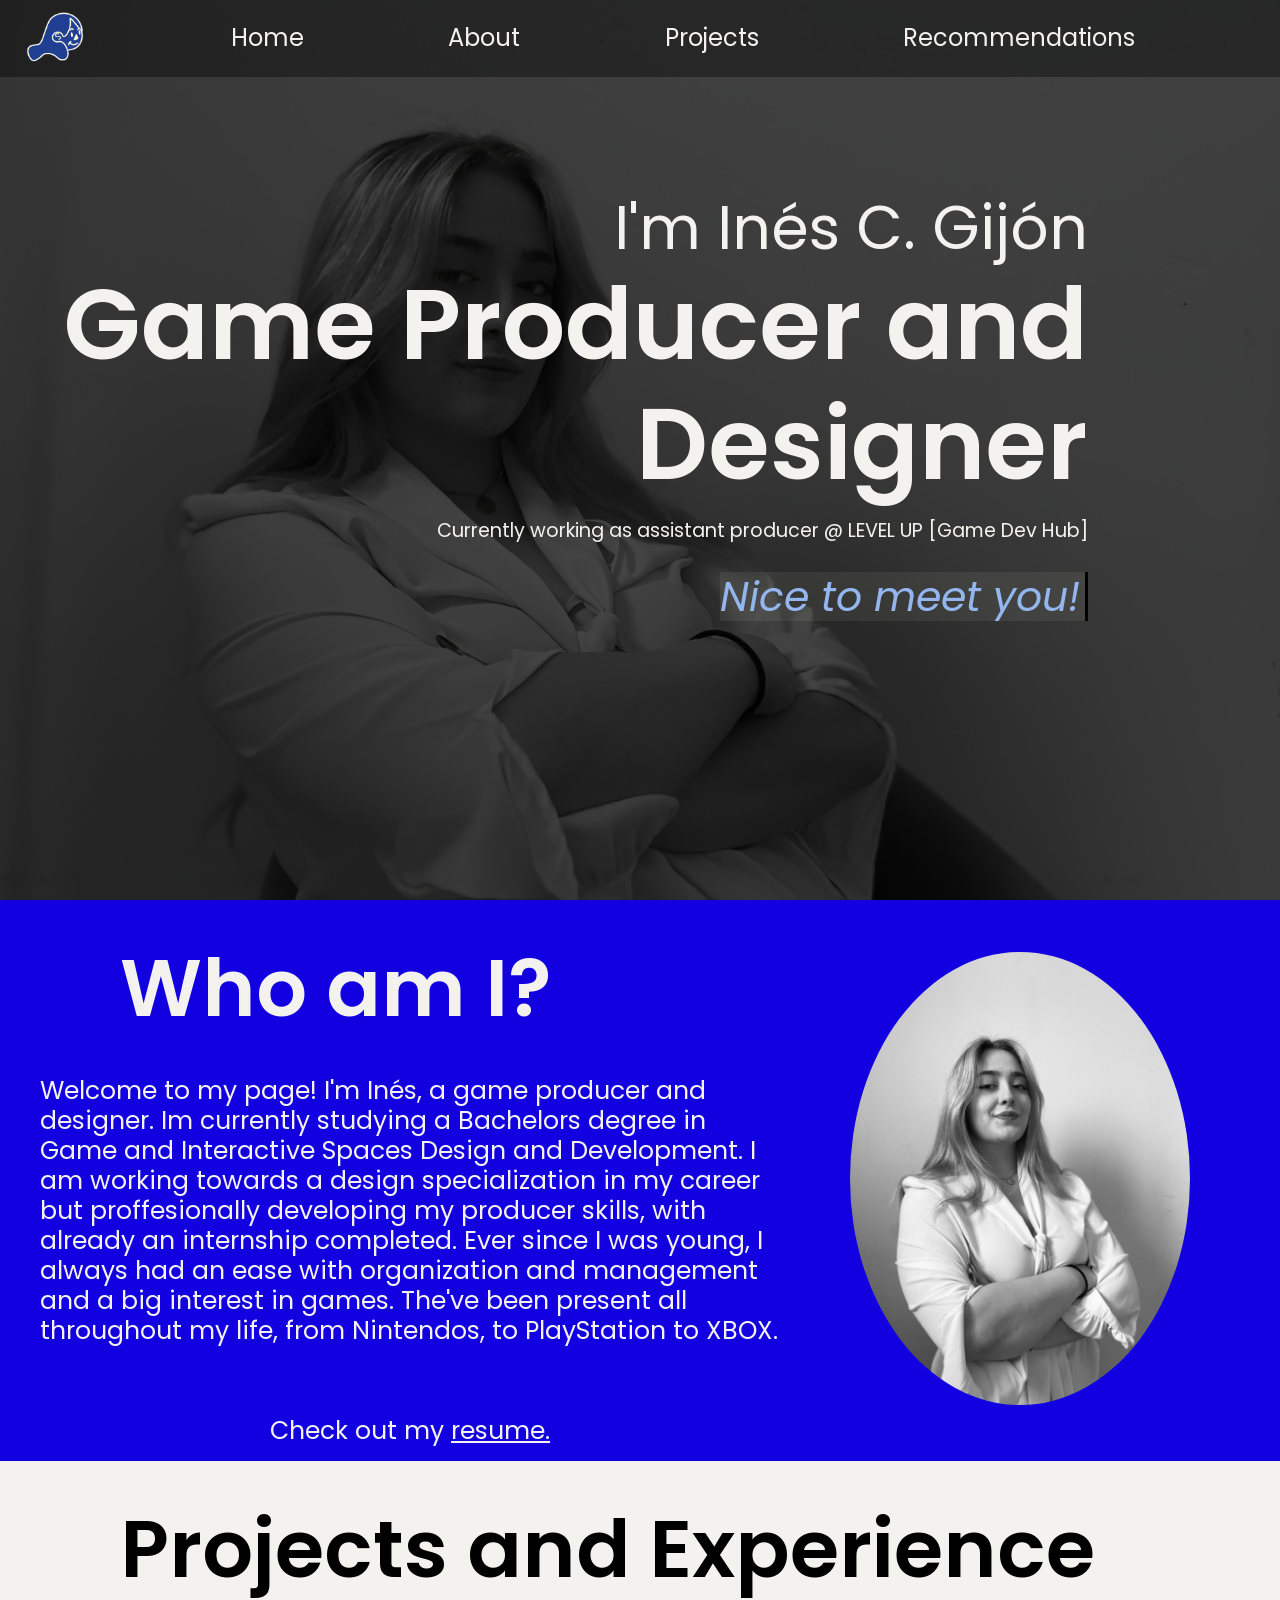
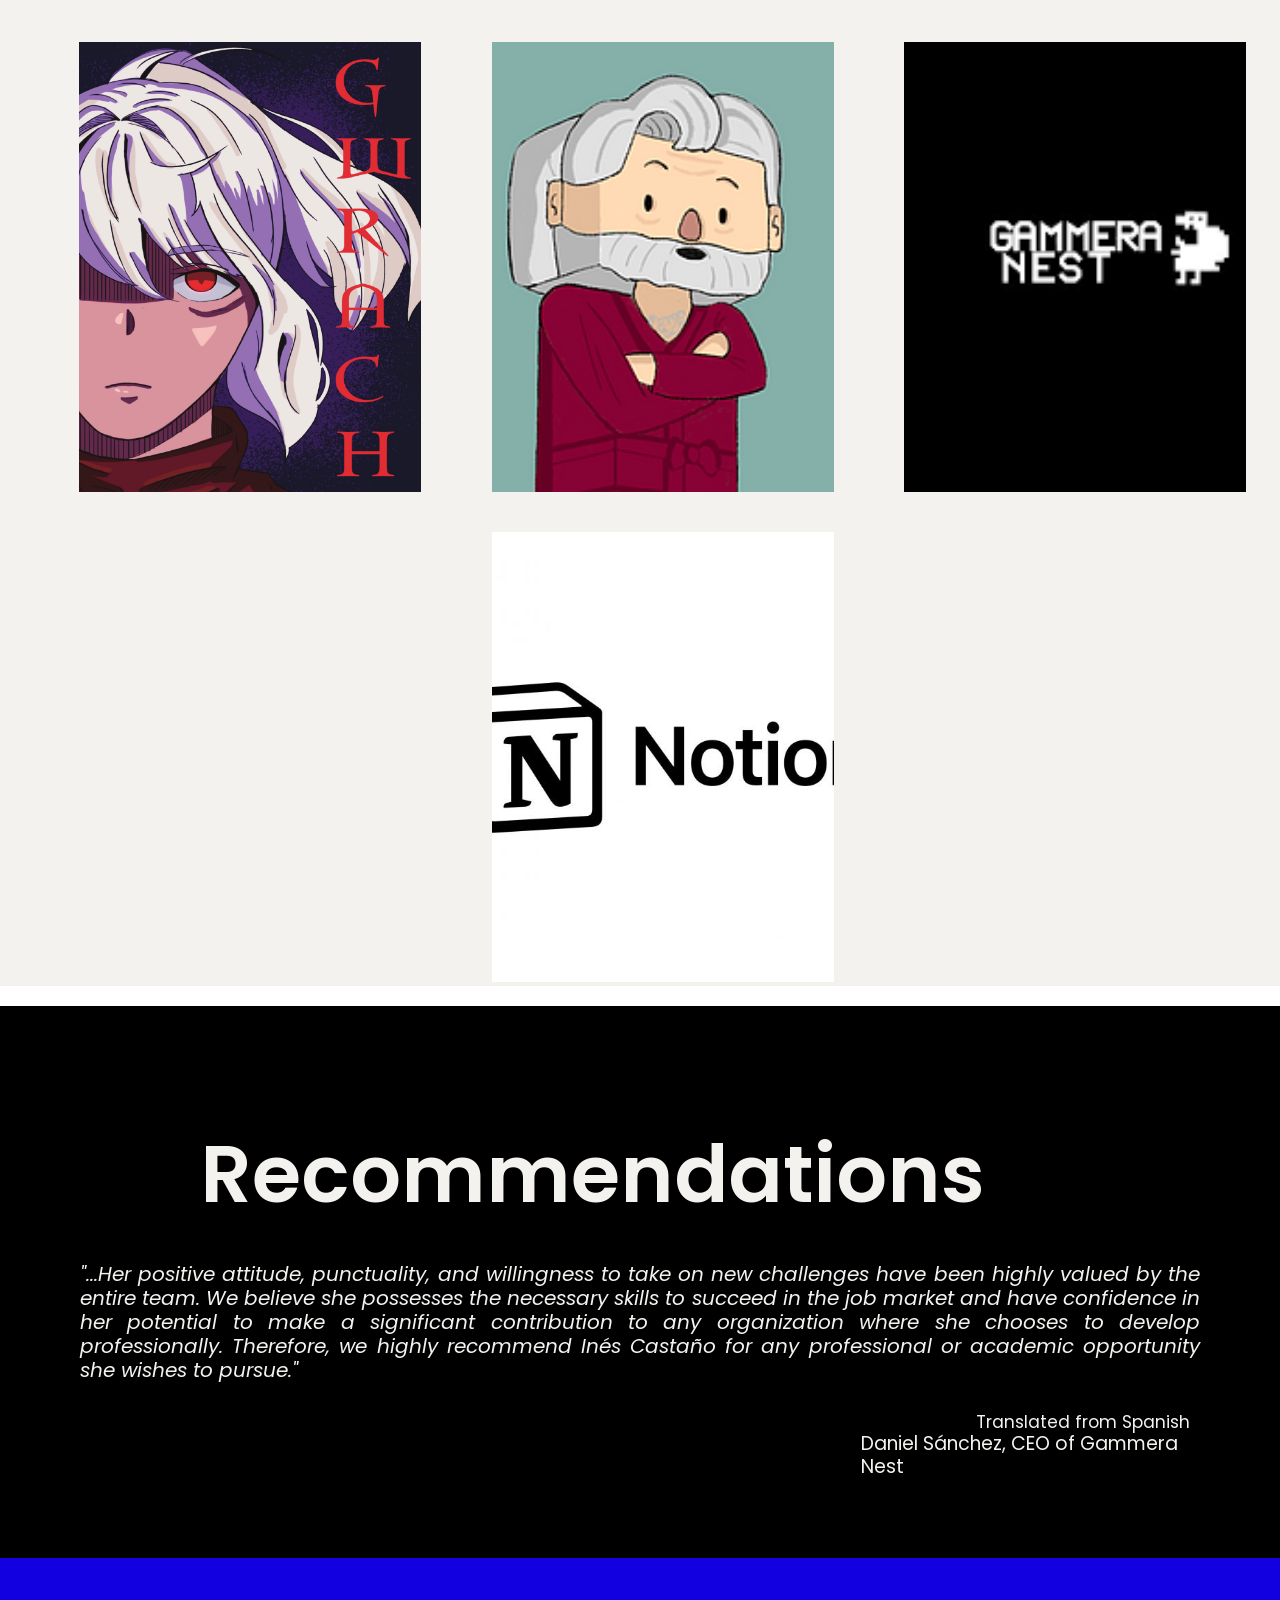
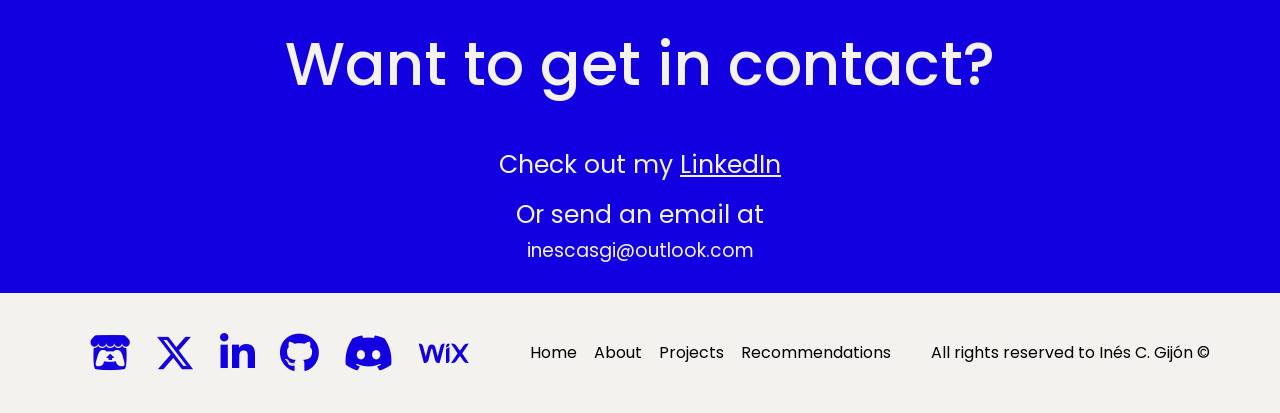
<file: PORFOLIO_FINALPROJECT/index.html>
<!DOCTYPE html>
<html lang="en">
  <head>
    <title>Ines C. Gijon - Game Producer Porfolio</title>
    <meta charset="UTF-8" />
    <meta name="viewport" content="width=device-width, initial-scale=1.0">
    <link href="CSS/style.css" rel="stylesheet" type="text/css" />
    <link
      href="https://fonts.googleapis.com/css2?family=Poppins:wght@100;200;300;400;500;600;700;800;900&family=Tenor+Sans&display=swap"
      rel="stylesheet"
    />

    <link
  rel="stylesheet"
  href="https://cdnjs.cloudflare.com/ajax/libs/font-awesome/6.5.0/css/all.min.css"  
      />
  </head>
  <body>
    <div class="mainpage">
      <header>
        <nav class="nav-desktop">
          <a href="#home" class="nav-logo">
            <img src="sources\img\logo.png" alt="Logo Inés C. Gijón" />
          </a>
          <ul class="menu-desktop">
            <li><a href="#home">Home</a></li>
            <li><a href="#about">About</a></li>
            <li>
              <a href="#projects">Projects</a>
            </li>
            <li>
              <a href="#references">Recommendations</a>
            </li>
          </ul>
        </nav>
      </header>

      <!-- hamburguer menu -->
       <input class="side-menu" type="checkbox" id="side-menu"/>
       <label class="hamb" for="side-menu">
         <i class="fa-solid fa-bars"></i>
         <i class="fa-solid fa-times"></i>
       </label>
       <nav class="nav-mobile">
        <ul class="menu-mobile">
          <li><a href="#home">Home</a></li>
            <li><a href="#about">About</a></li>
            <li>
              <a href="#projects">Projects</a>
            </li>
            <li>
              <a href="#references">Recommendations</a>
            </li>
        </ul>
      </nav>

      <section id="home">
        <div class="maintxt">
          <h2>I'm Inés C. Gijón</h2>
          <h1>Game Producer and Designer</h1>
          <h4>Currently working as assistant producer @ LEVEL UP [Game Dev Hub]</h4>
          <div class="animated-welcome-container">
            <div class="animated-welcome">
              <h3></h3>
            </div>
          </div>
          <div  class="mobile-fill">
             <h3>Contact me at <a href="https://www.linkedin.com/in/in%C3%A9s-c-gij%C3%B3n/" target="_blank" class="link-linkedin">LinkedIn</a></h3>
          </div>
        </div>
      </section>
    </div>

    <section id="about">
      <div class="about-container">
        <div class="about-text">
          <h1>Who am I?</h1>
          <p>Welcome to my page! I'm Inés, a game producer and designer. Im currently studying a Bachelors degree in Game and Interactive Spaces Design and Development. I am working towards a design specialization in my career but proffesionally developing my producer skills, with already an internship completed. Ever since I was young, I always had an ease with organization and management and a big interest in games. The've been present all throughout my life, from Nintendos, to PlayStation to XBOX. </p>
          <h3>Check out my <a href="https://drive.google.com/file/d/17GtIcwr8qLF1LsCMChCUY-MjNfIPnKij/view?usp=sharing" target="_blank" class="link-CV">resume.</a></h3>
        </div>
        <div class="about-image">
          <img src="sources/img/aboutimage.jpg" alt="Me" />
        </div>
      </div>
      
      </section>


    </section>
      <section id="projects">
        <div class="title-projects">
          <h1>Projects and Experience</h1>
        </div>
        <div class="projects-image-container">
          <a href="project1.html">
          <img class="project-image-1" src="sources\img\imageCarousel1.PNG" alt="Projects Image 1 - Maret The Three Demons">
          </a>
          <a href="project2.html">
          <img class="project-image-2" src="sources\img\imageCarousel5.PNG" alt="Projects Image 2 - Pick Up">
          </a>
          <a href="project3.html">
          <img class="project-image-3" src="sources\img\imageCarousel4.png" alt="Experience Image 1 - Gammera Nest">
          </a>
          <a href="project4.html">
          <img class="project-image-4" src="sources\img\imageCarousel2.jpg" alt="Experience Image 2 - Notion Consulting">
          </a>
        </div>

      </section>
      <section id="references">
        <h1>Recommendations</h1>
        <p class="reference-text"> "...Her positive attitude, punctuality, and willingness to take on new challenges have been highly valued by the entire team. We believe she possesses the necessary skills to succeed in the job market and have confidence in her potential to make a significant contribution to any organization where she chooses to develop professionally. Therefore, we highly recommend Inés Castaño for any professional or academic opportunity she wishes to pursue."</p>
          <p class="reference-note">Translated from Spanish</p>
          <p class="reference-author">Daniel Sánchez, CEO of Gammera Nest</p>
      </section>

      <section id="contact">
        <h1>Want to get in contact?</h1>
        <p>Check out my <a href="https://www.linkedin.com/in/in%C3%A9s-c-gij%C3%B3n/" target="_blank" class="link-linkedin">LinkedIn</a></p>
        <p>Or send an email at</p>
        <h3>inescasgi@outlook.com</h3>
      </section>
        
      <footer>
         <div class=" f-social">
          <a href="https://itsinesss28.itch.io/">
            <i class="fa-brands fa-itch-io"></i>
           </a>
            <a href="https://x.com/itsinesss28">
              <i class="fa-brands fa-x-twitter"></i>
           </a>
            <a href="https://www.linkedin.com/in/in%C3%A9s-c-gij%C3%B3n/">
              <i class="fa-brands fa-linkedin-in"></i>
            </a>
          <a href="https://github.com/itsiness28">
            <i class="fa-brands fa-github"></i>
          </a>
          <a href="https://discordapp.com/users/689441502522376229">
            <i class="fa-brands fa-discord"></i>
          </a>
          <a href="https://iesfortunyalumnaic.wixsite.com/crert">
            <i class="fa-brands fa-wix"></i>
          </a>
        </div>

          <div class="footer-menu">
             <nav>
              <ul>
                <li><a href="#home">Home</a></li>
                <li><a href="#about">About</a></li>
                <li><a href="#projects">Projects</a></li>
                <li><a href="#references">Recommendations</a></li>
              </ul>
            </nav>
          </div>
          <p>All rights reserved to Inés C. Gijón © </p>
         
      </footer>

    <script src="main.js"></script>
  </body>
</html>
</file>
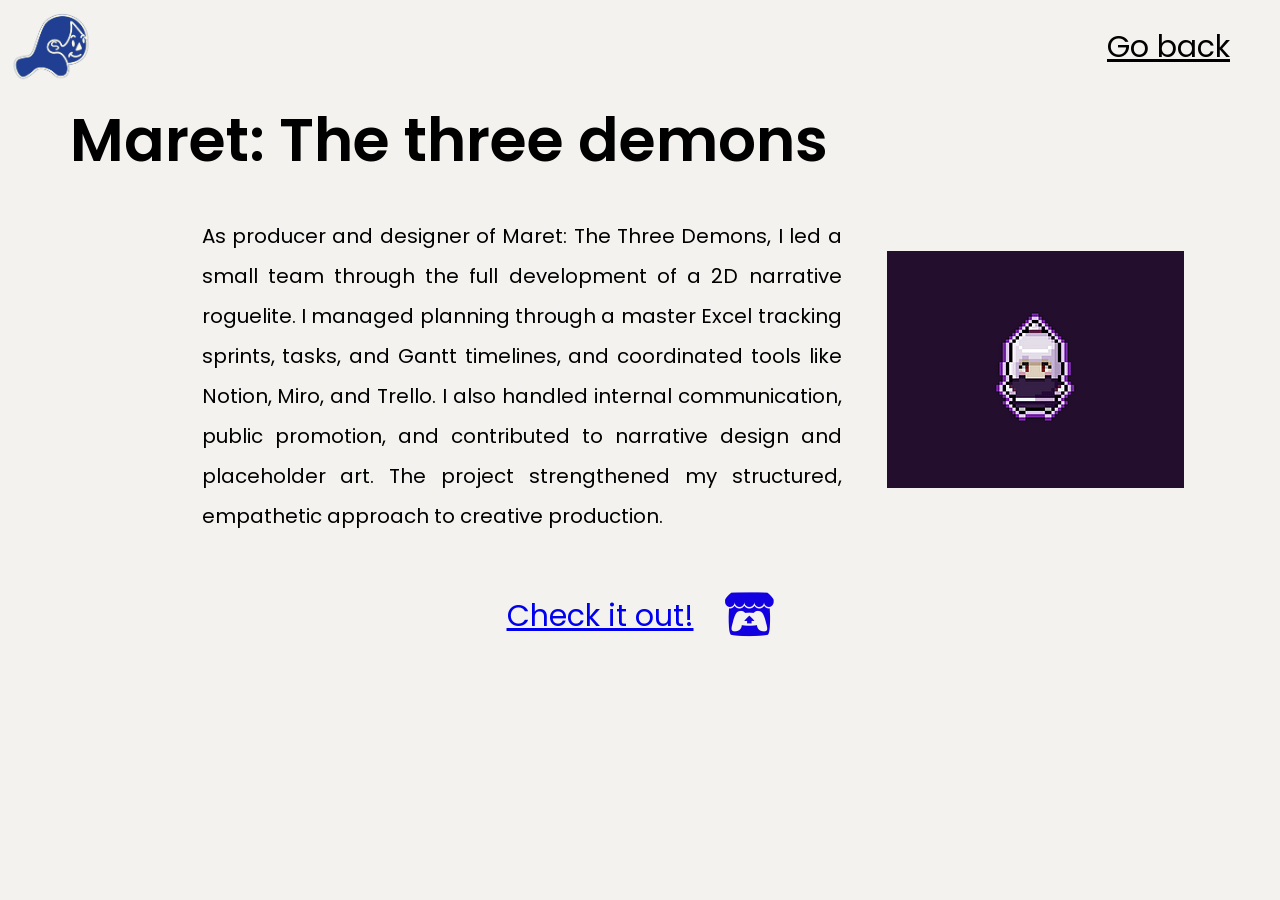
<file: PORFOLIO_FINALPROJECT/project1.html>
<!DOCTYPE html>
<html lang="en">
  <head>
    <meta charset="UTF-8" />
    <meta name="viewport" content="width=device-width, initial-scale=1.0" />
    <title>Maret: The three demons</title>
    <link href="CSS/style.css" rel="stylesheet" type="text/css" />
    <link
      href="https://fonts.googleapis.com/css2?family=Poppins:wght@100;200;300;400;500;600;700;800;900&family=Tenor+Sans&display=swap"
      rel="stylesheet"
    />
    <link
      rel="stylesheet"
      href="https://cdnjs.cloudflare.com/ajax/libs/font-awesome/6.5.0/css/all.min.css"
    />
  </head>
  <body class="project1">
    <div class="projects-nav">
      <a href="index.html" class="projects-logo">
        <img src="sources\img\logo.png" alt="Logo Inés C. Gijón" />
      </a>
      <h3><a href="index.html#projects" class="go-back-text">Go back</a></h3>
    </div>
    <h1 class="title">Maret: The three demons</h1>
    <div class="project-container">
      <div class="project-text">
        <p>
          As producer and designer of Maret: The Three Demons, I led a small
          team through the full development of a 2D narrative roguelite. I
          managed planning through a master Excel tracking sprints, tasks, and
          Gantt timelines, and coordinated tools like Notion, Miro, and Trello.
          I also handled internal communication, public promotion, and
          contributed to narrative design and placeholder art. The project
          strengthened my structured, empathetic approach to creative
          production.
        </p>
      </div>
      <div class="project-images">
        <img src="sources\img\inproject1.png" alt="Maret: The three demons" />
      </div>
    </div>
    <div class="links-to-project">
      <p>
        <a
          href="https://itsinesss28.itch.io/maret-the-three-demons"
          target="_blank"
          >Check it out!</a
        >
      </p>
      <a href="https://itsinesss28.itch.io/maret-the-three-demons">
        <i class="fa-brands fa-itch-io"></i>
      </a>
    </div>
  </body>
</html>
</file>
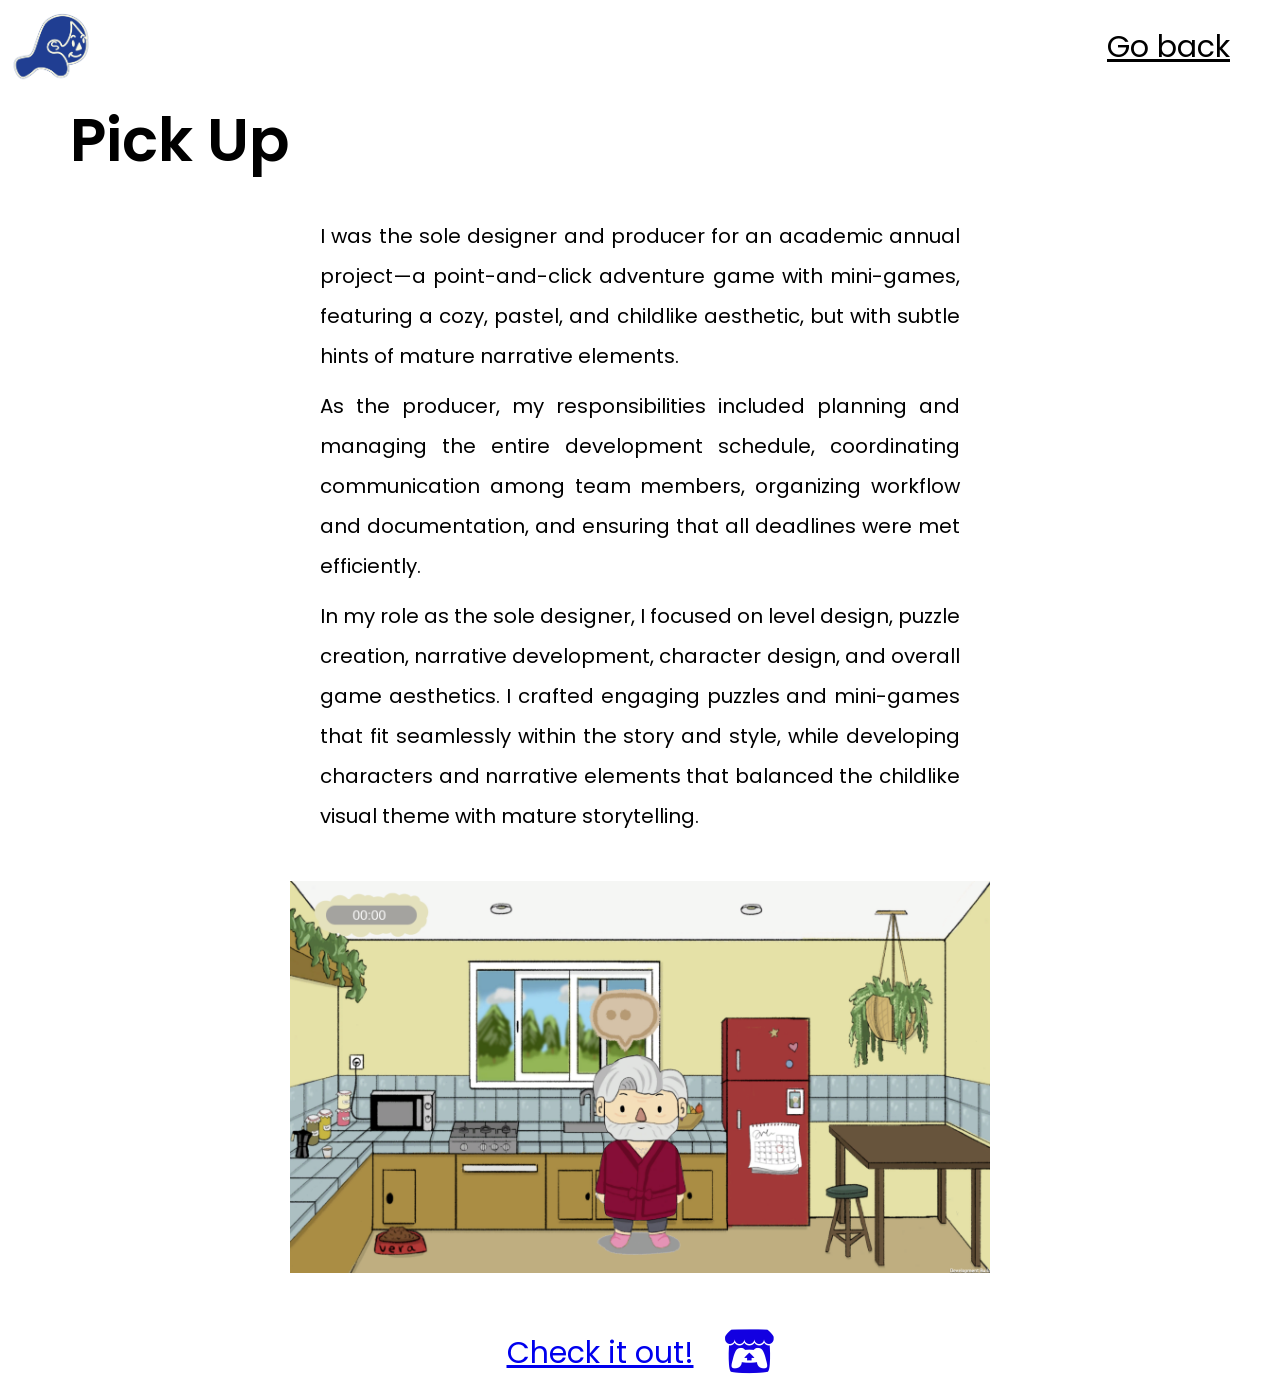
<file: PORFOLIO_FINALPROJECT/project2.html>
<!DOCTYPE html>
<html lang="en">
  <head>
    <meta charset="UTF-8" />
    <meta name="viewport" content="width=device-width, initial-scale=1.0" />
    <title>Pick Up</title>
    <link href="CSS/style.css" rel="stylesheet" type="text/css" />
    <link
      href="https://fonts.googleapis.com/css2?family=Poppins:wght@100;200;300;400;500;600;700;800;900&family=Tenor+Sans&display=swap"
      rel="stylesheet"
    />
    <link
      rel="stylesheet"
      href="https://cdnjs.cloudflare.com/ajax/libs/font-awesome/6.5.0/css/all.min.css"
    />
  </head>
  <body>
    <div class="projects-nav">
      <a href="index.html" class="projects-logo">
        <img src="sources\img\logo.png" alt="Logo Inés C. Gijón" />
      </a>
      <h3><a href="index.html#projects" class="go-back-text">Go back</a></h3>
    </div>
    <h1 class="title">Pick Up</h1>

    <div class="project-container">
      <div class="project-text">
        <p>
          I was the sole designer and producer for an academic annual project—a
          point-and-click adventure game with mini-games, featuring a cozy,
          pastel, and childlike aesthetic, but with subtle hints of mature
          narrative elements.
        </p>
        <p>
          As the producer, my responsibilities included planning and managing
          the entire development schedule, coordinating communication among team
          members, organizing workflow and documentation, and ensuring that all
          deadlines were met efficiently.
        </p>
        <p>
          In my role as the sole designer, I focused on level design, puzzle
          creation, narrative development, character design, and overall game
          aesthetics. I crafted engaging puzzles and mini-games that fit
          seamlessly within the story and style, while developing characters and
          narrative elements that balanced the childlike visual theme with
          mature storytelling.
        </p>
      </div>
      <div class="project3-images">
        <img
          src="sources\img\Imagen_Projects_PickUp.png"
          alt="Gammera Nest Logo"
        />
      </div>
    </div>
    <div class="links-to-project">
      <p>
        <a href="https://itsinesss28.itch.io/pick-up" target="_blank"
          >Check it out!</a
        >
      </p>
      <a href="https://itsinesss28.itch.io/pick-up">
        <i class="fa-brands fa-itch-io"></i>
      </a>
    </div>
  </body>
</html>
</file>
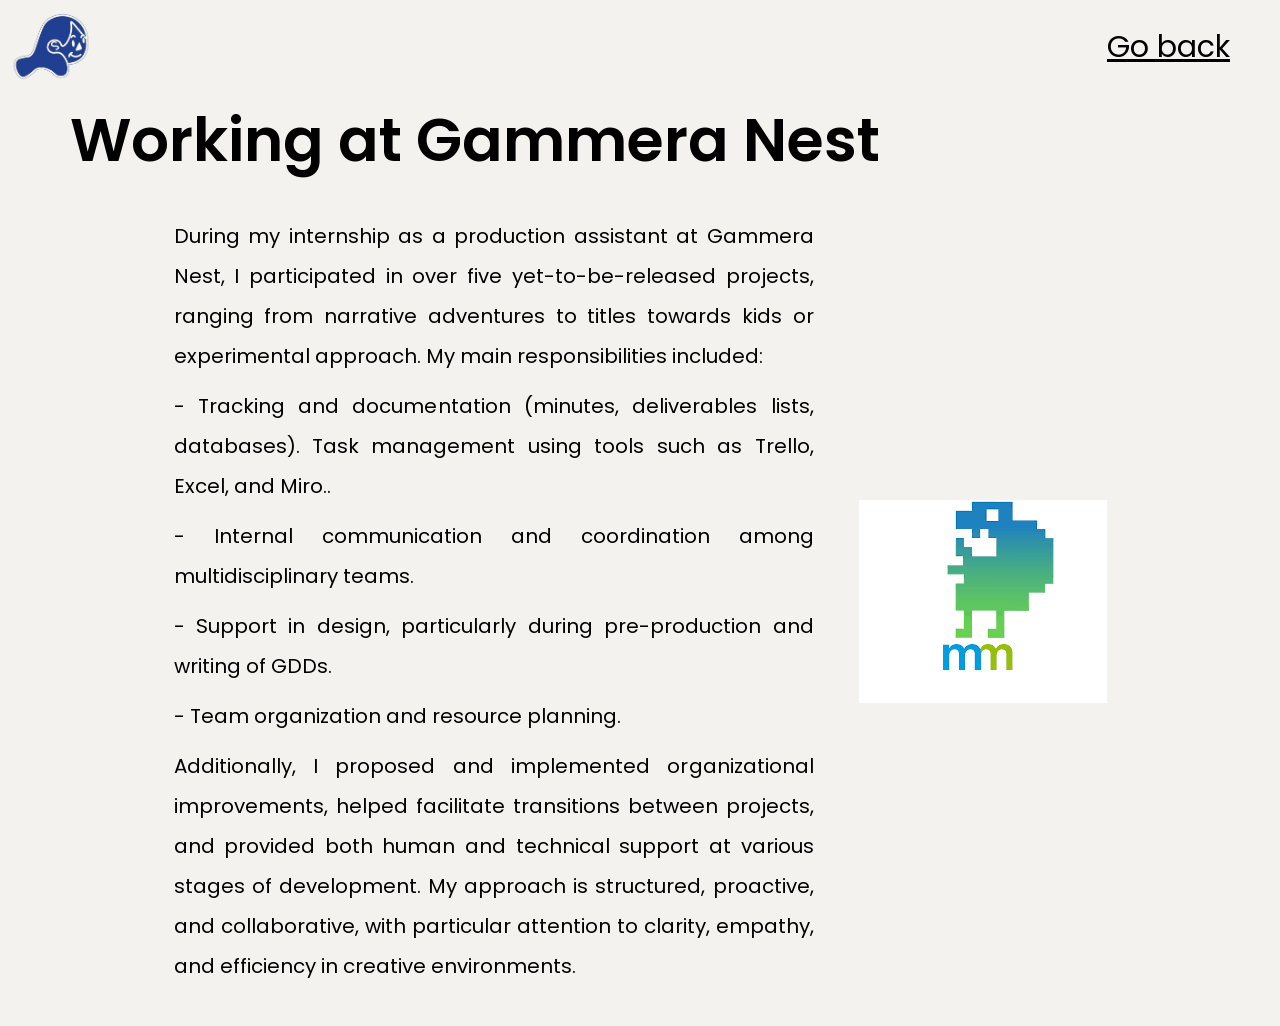
<file: PORFOLIO_FINALPROJECT/project3.html>
<!DOCTYPE html>
<html lang="en">
  <head>
    <meta charset="UTF-8" />
    <meta name="viewport" content="width=device-width, initial-scale=1.0" />
    <title>Working on Gammera Nest</title>
    <link href="CSS/style.css" rel="stylesheet" type="text/css" />
    <link
      href="https://fonts.googleapis.com/css2?family=Poppins:wght@100;200;300;400;500;600;700;800;900&family=Tenor+Sans&display=swap"
      rel="stylesheet"
    />
  </head>
  <body class="project3">
         <div class="projects-nav">
      <a href="index.html" class="projects-logo">
        <img src="sources\img\logo.png" alt="Logo Inés C. Gijón" />
      </a>
      <h3><a href="index.html#projects"  class="go-back-text">Go back</a></h3>
    </div>
    <h1 class="title">Working at Gammera Nest</h1>
    <div class="project-container">
      <div class="project-text">
          <p>During my internship as a production assistant at Gammera Nest, I participated in over five yet-to-be-released projects, ranging from narrative adventures to titles towards kids or experimental approach. My main responsibilities included:</p>
    
          <p>- Tracking and documentation (minutes, deliverables lists, databases). Task management using tools such as Trello, Excel, and Miro..</p>
          <p>- Internal communication and coordination among multidisciplinary teams.</p>
          <p>- Support in design, particularly during pre-production and writing of GDDs.</p>
          <p>- Team organization and resource planning.</p>
          
          <p>Additionally, I proposed and implemented organizational improvements, helped facilitate transitions between projects, and provided both human and technical support at various stages of development. My approach is structured, proactive, and collaborative, with particular attention to clarity, empathy, and efficiency in creative environments.</p>
        </p>
      </div>
      <div class="project3-images">
        <img
          src="sources\img\logo_gammera_projects.png"
          alt="Gammera Nest Logo"
        />
      </div>
    </div>
  </body>
</html>
</file>
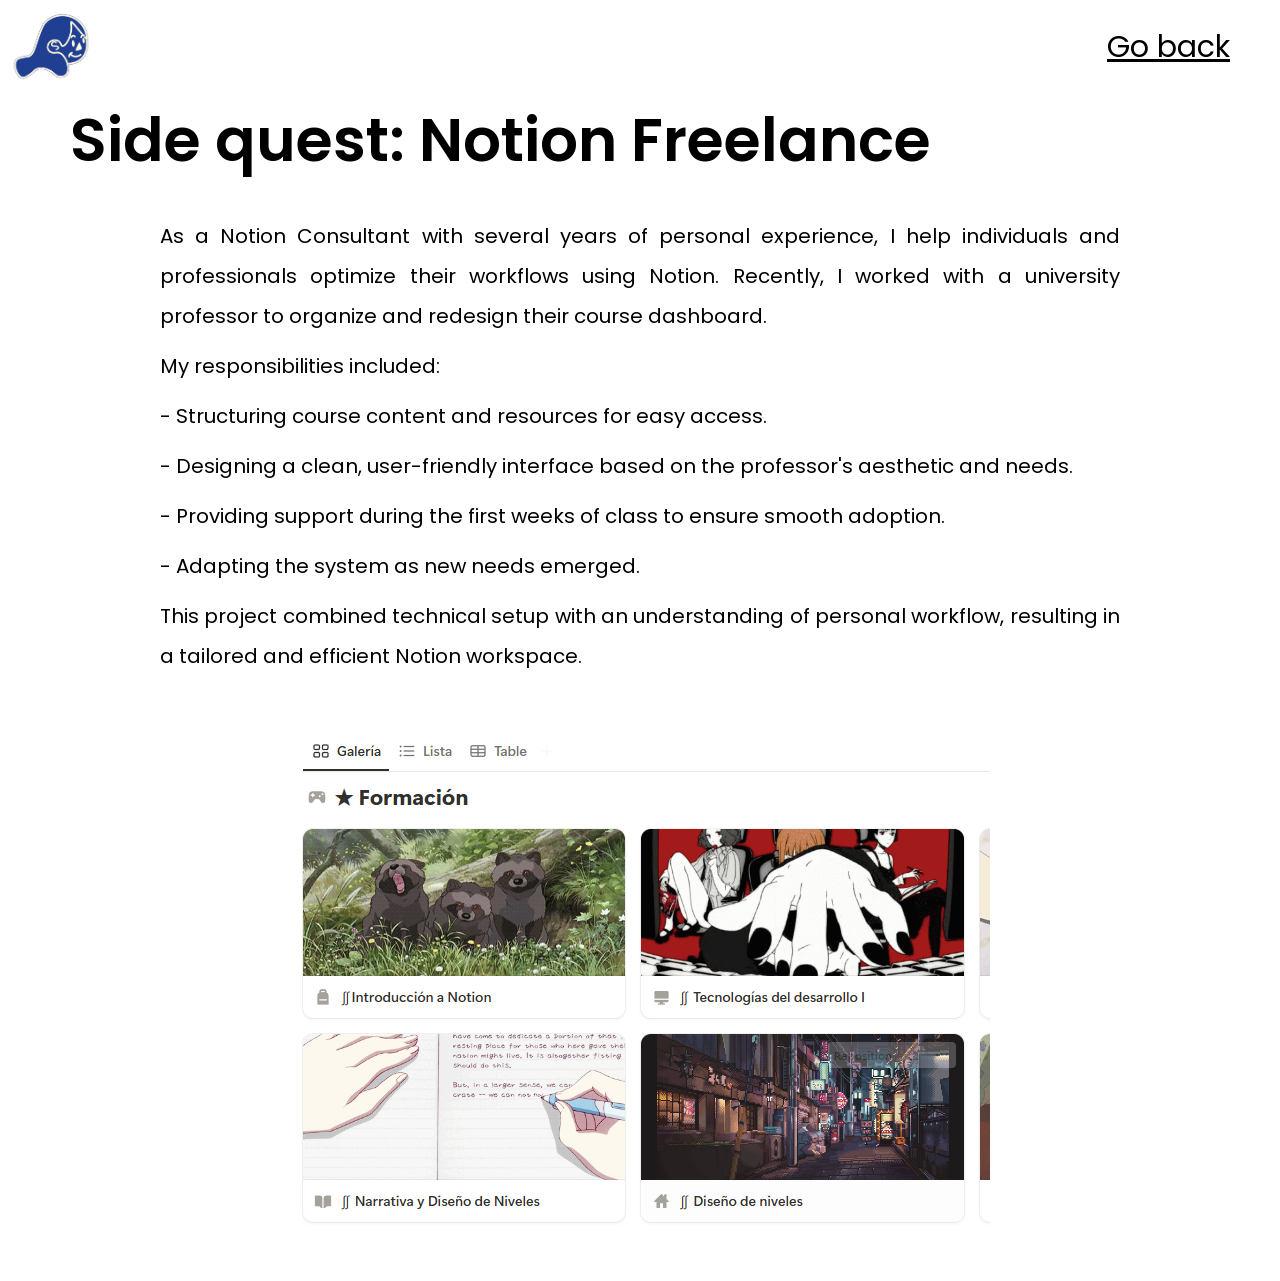
<file: PORFOLIO_FINALPROJECT/project4.html>
<!DOCTYPE html>
<html lang="en">
  <head>
    <meta charset="UTF-8" />
    <meta name="viewport" content="width=device-width, initial-scale=1.0" />
    <title>Freelance on Notion</title>
    <link href="CSS/style.css" rel="stylesheet" type="text/css" />
    <link
      href="https://fonts.googleapis.com/css2?family=Poppins:wght@100;200;300;400;500;600;700;800;900&family=Tenor+Sans&display=swap"
      rel="stylesheet"
    />
  </head>
  <body>
    <div class="projects-nav">
      <a href="index.html" class="projects-logo">
        <img src="sources\img\logo.png" alt="Logo Inés C. Gijón" />
      </a>
      <h3><a href="index.html#projects" class="go-back-text">Go back</a></h3>
    </div>
    <h1 class="title">Side quest: Notion Freelance</h1>
    <div class="project4-container">
      <div class="project4-text">
        <p>
          As a Notion Consultant with several years of personal experience, I
          help individuals and professionals optimize their workflows using
          Notion. Recently, I worked with a university professor to organize and
          redesign their course dashboard. </p>
          <p>My responsibilities included:</p>
          <p></p>
          <p>- Structuring course content and resources for easy access.</p> 
          <p>- Designing a clean, user-friendly interface based on the professor's aesthetic and needs.</p> 
          <p>- Providing support during the first weeks of class to ensure
          smooth adoption.</p> 
          <p>- Adapting the system as new needs emerged.</p> 
          <p></p>
          <p>This project combined technical setup with an understanding of personal
          workflow, resulting in a tailored and efficient Notion workspace.</p>
        </p>
      </div>
      <div class="project4-images">
        <img src="sources\img\MoruDashboard.png" alt="The professor's dashboard" />
      </div>
    </div>
  </body>
</html>
</file>
<file: PORFOLIO_FINALPROJECT/CSS/style.css>
/* General Stuff */

*{
    box-sizing: border-box;
    font-family: 'Poppins', sans-serif;
    font-weight: 400;
    margin: 0;
    padding: 0;
    line-height: 1.2;
    scroll-behavior: smooth;
}


html {
    scroll-behavior: smooth;
}

/*  Navigation Menu */

.nav-mobile {
  display: none;
  position: fixed;
  top: 0;
  left: 0;
  width: 100%;
  max-height: 0;
  overflow: hidden;
  background-color: rgba(0, 0, 0, 0.685);
  transition: max-height 0.4s ease;
  z-index: 1000;
  padding-top: 70px;
}


.hamb{
    display: none;
    display: block;
    position: fixed;
    top: 20px;
    left: 20px;
    font-size: 25px;
    color: #F4F2EF;
    cursor: pointer;
    z-index: 1500;
    user-select: none;
    background: transparent;
    align-items: right;
}

.hamb .fa-bars {
  display: none;
}

.hamb .fa-times {
  display: none;
}

.side-menu:checked + .hamb .fa-bars {
  display: none;
}

.side-menu:checked + .hamb .fa-times {
  display: inline;
}

.side-menu:checked ~ .nav-mobile {
  max-height: 500px; 
}

.menu-mobile {
  list-style: none;
  display: flex;
  flex-direction: column;
  align-items: center;
  gap: 100px;; 
  padding-bottom: 30px;
  margin: 0;
}

.menu-mobile li a {
  color: white;
  font-size: 20px;
  padding-left: 30px;;
  text-decoration: none;
  transition: color 0.3s ease;
} 

.menu-mobile li a:hover {
  color: #94B6EF;
}

.side-menu {
  display: none;
} 
.nav-desktop {
    position: fixed;
    top:0;
    z-index: 1000;
    background-color: rgba(0, 0, 0, 0.378);
    box-sizing: border-box;
    transition: all 0.5s ease-in-out;
    width: 100%;
    display: flex;
    justify-content: flex-start;

}


.nav-desktop ul{
    display: flex;
    flex-direction: row;
    flex-wrap: wrap;
    padding: 24px 24px;
    justify-content: space-evenly;
    list-style: none;
    margin:0;
    position: relative;
    z-index: 11;
    flex-grow: 1;   
}

.nav-desktop ul li a{
    text-decoration: none;
    padding: 24px 24px;
    color: #F4F2EF;
    transition: color 0.3s ease-in-out;
    font-size: 24px;
}


.nav-desktop ul li a:hover {
    color: #94B6EF;
}

body .nav-desktop.sticky ul li a:hover {
    color: #1300e1 !important;
} 

.nav-desktop.sticky{
    background-color: #F4F2EF;

}
.nav-desktop.sticky ul li a{
    color: black;
    transition: 0.3s ease-in-out;
    font-weight: 500
}

.nav-desktop > .nav-logo {
  display: flex;
  align-items: center;
  padding-left: 24px;
  height: 100%;
}

.nav-desktop > .nav-logo > img {
  height: 70px; 
  width: auto;
  padding-top: 7px;;
}


 /* Background for Home */

 .mainpage {
    position: relative;
    background-image:url('../sources/img/mainpageimg.jpeg');
    background-size: cover;
    background-position: center;
    background-repeat: no-repeat;
    width: 100%;
    height: 100vh;
    z-index: 1; 
    overflow: hidden;
    max-height: 1200px;
}

.mainpage::before{
    content: "";
    position: absolute;   
    background: rgba(0, 0, 0, 0.733);
    z-index: 2; 
    top: 0;
    left: 0;
    right: 0;
    bottom: 0;
} 

/* Text on Home */

.maintxt {
    font-size: larger;
    color: #F4F2EF;
    position: relative;
    z-index: 4;
    padding-right: 15%;
    padding-top: 15%;;
    text-align: right;
}

.maintxt > h1 {
    font-size: 100px;
    font-weight: 600;
}

.maintxt > h2 {
    font-size: 60px;
}

.maintxt > h3 {
    font-size: 35px;
}

.maintxt > h4{
    padding-top: 15px;
}

.animated-welcome-container{
    height: 100px;
}

.animated-welcome {
    margin-top: 30px;
    font-size: 35px;
    white-space: nowrap;  
    overflow: hidden; 
    background-color: #f4f2ef11; 
    color: #94B6EF;
    font-style: italic;
    border-right: 3px solid black; 
    padding-right: 5px;
    display: inline-block;
    text-wrap: wrap;
    max-height: 100%;
}

.mobile-fill{
    display:none;
}




/* ABOUT */

#about {
    background-color: #1300e1;
    max-height: 1400px;
    color: #F4F2EF;
}

#about > .about-container {
    display: flex;
    flex-direction: row;
    justify-content: center;
    align-items: center;
    
}

#about > .about-container >.about-text > h1 {
    font-size: 80px;
    font-weight: 600;
    padding-left: 120px;
    padding-top: 40px;
    text-align: justify;
}

#about > .about-container >.about-text > p {
    font-size: 25px;
    padding: 40px;
}

.about-image img{
     width: 400px;
     padding-right: 20px;
    height: auto;
    padding: 30px;
    border-radius: 50%;
    margin-right: 60px;
}

.about-text > h3{
    color: #F4F2EF;
    padding: 30px;
    font-size: 25px;
    text-align: center;
    padding-bottom: 15px;
}
   
.about-text > h3 > a {
    color: #F4F2EF;
    transition: color 0.3s ease-in-out;
}

/* Section Projects */
#projects {
    background-color: #F4F2EF;
    min-height: 800px;
}


    /* Section Projects - Text */

.title-projects > h1 {
    font-size: 80px;
    font-weight: 600;
    padding-left: 120px;
    padding-top: 40px;
}

.projects-image-container {
    width:100%;
    min-height: 65vmin;
    display: flex;
    flex-direction: row;
    gap: 4vmin;
    justify-content: space-evenly;
    align-items: center;
    padding-left: 5vmin;
    padding-top: 5vmin;
    flex-wrap: wrap;
    margin-bottom: 20px;
}

.projects-image-container > a>  img{
    width: 38vmin;
    height: 50vmin;
    object-fit: cover;
    object-position: center;
}

.projects-image-container > a > img:hover {
    opacity: 0.75; 
    transition: opacity 0.2s ease; 
}

.projects-image-container > img > overlay:hover{
    opacity: 0.75;

}

#references{
    background-color: black;
    max-height: 1200px;
    padding:80px;
}

#references > h1 {
    font-size: 80px;
    font-weight: 600;
    padding-left: 120px;
    padding-top: 40px;
    color:#F4F2EF;
}
#references > p{
    color:#F4F2EF;

}

#references > .reference-text{
    font-style: italic;
    font-size: 20px;
    margin-top: 40px;
    text-align: justify;
}
#references > .reference-note{
    font-size: 17px;
    margin-left: 70vw;
    margin-top: 30px;
}

#references > .reference-author{
    font-size: 19px;
    margin-left: 61vw;
}

/* CONTACT SECT */

#contact {
    max-height: 1300px;
    background-color: #1300e1;
    color: #F4F2EF;
    text-align: center;
    padding: 30px;
}

#contact > h1 {
    font-size: 60px;
    font-weight: 500;
    padding-bottom: 20px;
    padding: 40px;
}

#contact > p {
    font-size: 25px;
    padding: 10px;

}

.link-linkedin {
    color: #F4F2EF;
    transition: color 0.3s ease-in-out;
}

.link-linkedin:hover {
    color: black;
}


/* FOOTER */

footer {
    background-color: #F4F2EF;
    display: flex;
    flex-direction: row;
    justify-content: space-between;
    align-items: center;
  padding: 20px 70px;
    
}

.footer-menu > nav > ul{
    display: flex;
    flex-direction: row;
    flex-wrap: wrap;
    justify-content: center;
    list-style: none;
    padding: 20px;
    gap: 17px;
}

.f-social{
     display: flex;
    flex-direction: row;
    flex-wrap: wrap;
    justify-content: center;
    gap: 25px;
    padding: 20px;
}

.f-social > a > i{
    color: #1300e1;
    font-size: 40px;
    
}

.footer-menu > nav > ul > li > a {
    text-decoration: none;
    color: black;
}



/* Project INDIVIDUAL PAGES */

.projects-nav{
    display: flex;
    flex-direction: row;
    justify-content: space-between;
    align-items: center;
}

.go-back-text {
    font-size: 30px;
    color: black;
    padding-right: 50px;
    padding-top: 40px;
}
.project1 {
    background-color: #F4F2EF;
    max-width: 100%;
    max-height: 1300px;

}
.project2 {
    background-color: #F4F2EF;
    max-width: 100%;
    max-height: 1300px;

}
.project3 {
    background-color: #F4F2EF;
    max-width: 100%;
    max-height: 1300px;

}
.project4 {
    background-color: #F4F2EF;
    max-width: 100%;
    max-height: 1300px;

}

.project4-container {
    display: flex;
    flex-direction: column;
    flex-wrap: wrap;
    justify-content: center;
    align-items: center;
    gap: 5vmin;
    padding: 30px;
    overflow: hidden;
}


.title {
    font-size: 60px;
    font-weight: 600;
    padding-left: 70px;
    padding-top: 10px;
    text-align: justify;
}

.project-text > p{
    max-width: 50vw;
    font-size: 20px;
    line-height: 40px;
    margin-top: 10px;
    text-align: justify;
}


.project4-text > p{
    max-width: 75vw;
    font-size: 20px;
    line-height: 40px;
    margin-top: 10px;
    text-align: justify;
}


.project-images {
    max-width: 15vw;
    justify-content: center;
    align-items: center;
}

.project4-images {
    max-width: 700px;
    width:100%;
    height: auto;
    display: block;
    justify-content: center;
    align-items: center;
    overflow: hidden;
}

.project3-images > img{
    max-width: 700px;
    width:100%;
    height: auto;
    display: block;
    justify-content: center;
    align-items: center;
    overflow: hidden;
}
.project-container {
    display: flex;
    flex-direction: row;
    flex-wrap: wrap;
    justify-content: center;
    align-items: center;
    gap: 5vmin;
    padding: 30px;
    overflow: hidden;
}

.projects-logo > img {
  height: 90px; 
  width: auto;
  padding-top: 7px;
  padding-left: 10px;
}

.links-to-project {
    display: flex;
    flex-direction: row;
    justify-content: center;
    align-items: center;
    gap: 20px;
    padding-top: 20px;
}

.links-to-project >p {
    font-size: 30px;
    color: #1300e1;
    padding-right: 10px;
    text-decoration: none;
}

.links-to-project > a {
    text-decoration: none;
    color: #1300e1;
    font-size: 50px;
}



@media (max-width: 768px) {

    /* GENERAL */
    .mainpage, body, html {
    width: 100%;
    max-width: 100%;
    overflow-x: hidden;
    }

    #about > .about-container > .about-text > h1,
    #projects > .title-projects > h1 {
    padding-left: 15px;
    padding-top: 10px;
    padding-bottom: 10px;
    font-size: 40px;
    text-align: left;
    }
    
    /* NAVS */
    .menu-desktop{
        display: none;
    }

    .nav-desktop {
    display: none;
    }

    .hamb{
        display: block ;

    }

    .nav-mobile {
    display: block;
    }

    .menu-mobile {
    display: block;
    }
    .hamb .fa-bars {
    display: inline;
    }


    /* HOME */
    .maintxt {
    font-size: smaller;
    color: #F4F2EF;
    position: relative;
    z-index: 4;
    padding-right: 7%;
    padding-top: 70%;
    text-align: right;
    }
    
    .mainpage{
        max-height: 844px;
    }

    .maintxt > h1 {
    font-size: 40px;
    font-weight: 500;
    }

    .maintxt > h2 {
    font-size: 25px;
    }

    .maintxt > h3 {
    font-size: 20px;
    }

    .maintxt > h4{
    padding-top: 8px;
    }

    .animated-welcome-container{
    height: 50px;
    }

    .animated-welcome {
    margin-top: 20px;
    font-size: 16px;
    white-space: nowrap;  
    overflow: hidden; 
    background-color: #f4f2ef11; 
    color: #94B6EF;
    font-style: italic;
    border-right: 3px solid black; 
    padding-right: 5px;
    display: inline-block;
    text-wrap: wrap;
    max-height: 100%;
    }

    .mobile-fill {
    display:block;
    font-size: 10px;
    padding-top: 10px;
    text-decoration: none;
    }

    /* ABOUT */

   #about > .about-container {
    padding: 20px;
    }

  #about > .about-container > .about-text > h1 {
    padding-left: 15px;
    padding-top: 10px;
    padding-bottom: 10px;
    font-size: 40px;
    text-align: left;
  }

    #about > .about-container > .about-text > p {
    padding: 0 30px;
    font-size: 14px;
    text-align: justify;
    }

    .about-image {
        display: none;
    }

    .about-text > h3{
    font-size: 20px;
    text-align: center;
    }


    /* PROJECTS */
    #projects {
        padding: 20px;
        min-height: 300px;
    }


    .project-images {
        max-width: 500px;
        max-height: 60%;
        justify-content: center;
        align-items: center;
        flex-wrap: wrap;
    }

    
    /* REFERENCES */
    #references{
    padding:40px;
    }

    #references > h1 {
    font-size: 25px;
    font-weight: 600;
    padding-left: 0px;
    padding-top: 20px;
    color:#F4F2EF;
    }

    #references > .reference-note{
        font-size: 15px;
        margin-top: 30px;
    }
    
    #references > .reference-author{
        font-size: 17px;
    }

    #references > .reference-note,
    #references > .reference-author {
    margin-left: 0;
    padding-left: 10px;
    padding-right: 10px;
    text-align: right; 
    font-size: 14px;
    word-break: break-word;
    }

    #references > .reference-text {
        font-size: 14px;

    }


    /* CONTACT */

    #contact > h1 {
    font-size: 30px;
    font-weight: 500;
    padding-bottom: 10px;
    padding: 20px;
    }

    #contact > p {
    font-size: 18px;
    padding: 8px;
    }

    #contact > h3 {
        font-size: 14px;
    }

    /* FOOTER */


    footer {
    background-color: #F4F2EF;
    display: flex;
    flex-direction: column;
    align-items: center;
    }

    .footer-menu > nav > ul{
    display: flex;
    flex-direction: row;
    flex-wrap: wrap;
    justify-content: center;
    list-style: none;
    padding: 5px;
    gap: 5px;
    }

    .footer-menu > nav > ul > li > a {
    font-size: 13px;
    flex-wrap: wrap;
    }

    .f-social{
     display: flex;
    flex-direction: row;
    flex-wrap: wrap;
    justify-content: center;
    gap: 15px;
    padding: 20px;
    }

    .f-social > a > i{
    font-size: 30px;
    }

    footer > p {
        font-size: 9px;
        padding: 6px;;
    }


    /* Project INDIVIDUAL PAGES */

.projects-nav{
    display: flex;
    flex-direction: row;
    justify-content: space-between;
    align-items: center;
}

.projects-logo > img {
  height: 70px; 
  width: auto;
  padding-top: 7px;
  padding-left: 10px;
}


.go-back-text {
    font-size: 20px;
    color: black;
    padding-right: 15px;
}
.project1 {
    background-color: #F4F2EF;
    max-width: 100%;
    max-height: 900px;

}
.project2 {
    background-color: #F4F2EF;
    max-width: 100%;
    max-height: 900px;

}
.project3 {
    background-color: #F4F2EF;
    max-width: 100%;
    max-height: 900px;

}
.project4 {
    background-color: #F4F2EF;
    max-width: 100%;
    max-height: 900px;

}
.title {
    font-size: 40px;
    font-weight: 600;
    padding-left: 40px;
    padding-top: 10px;
    text-align: left;

}

.project-text > p{
    max-width: 75vw;
    font-size: 15px;
    line-height: 20px;
    text-align: justify;
}

.project-images {
    max-width: 100%;
    justify-content: center;
    align-items: center;
}

.project-images > img {
    max-width: 75vw;
    height: auto;
}
.project-container {
    display: flex;
    flex-direction: column;
    flex-wrap: wrap;
    justify-content: center;
    align-items: center;
    gap: 5vmin;
    padding: 30px;
    overflow: hidden;
}

.project4-images {
    display: none;
}


}

 @media (min-width: 768px) and (max-width: 1024px) {

    .maintxt {
    padding-right: 7%;
    padding-top: 40%;
    }

    .mainpage{
        max-height: 720px;
    }
    
    .projects-image-container > a>  img{
    width: 38vmin;
    height: 50vmin;
    object-fit: cover;
    object-position: center;
    padding: 30px;
    }

    #references > h1 {
    font-size: 25px;
    font-weight: 600;
    }

    #references > .reference-note,
    #references > .reference-author {
    margin-left: 0;
    padding-left: 10px;
    padding-right: 10px;
    text-align: center; 
    font-size: 12px;
    word-break: break-word;
    }


}
</file>
